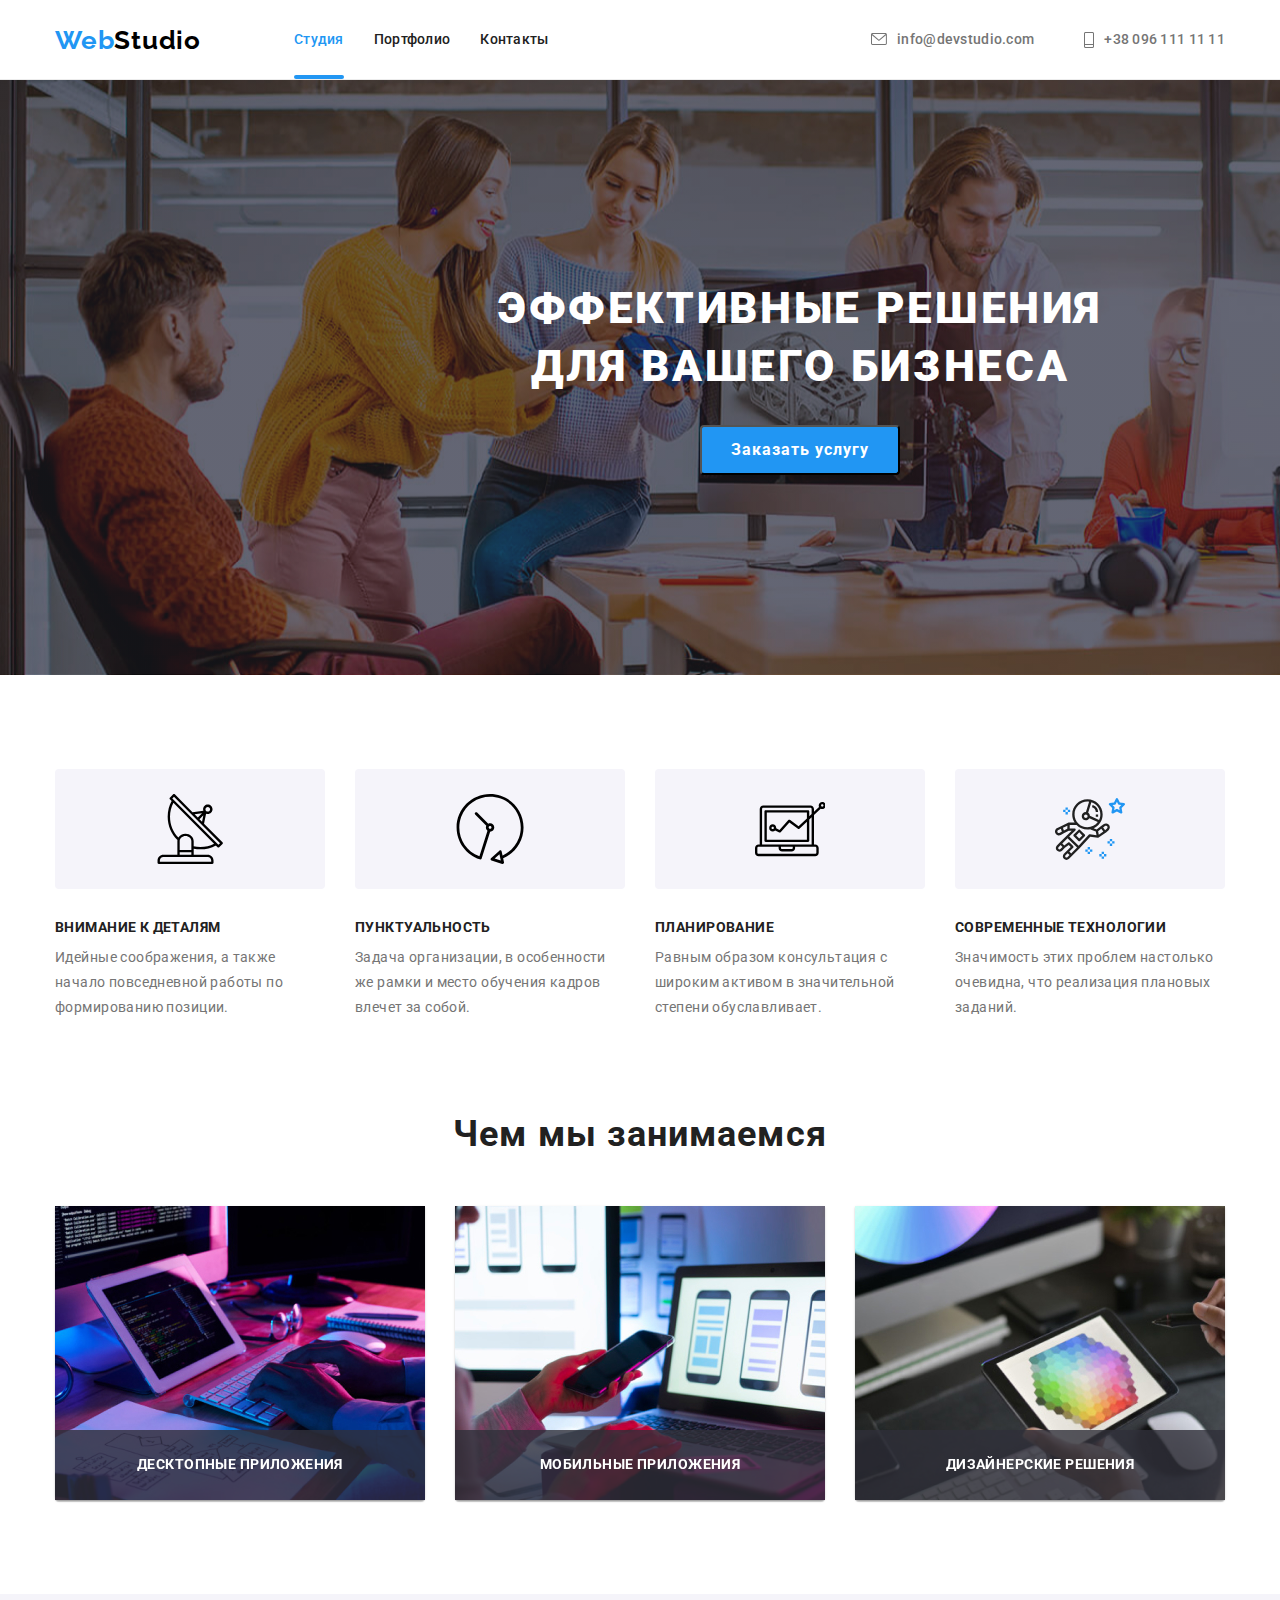
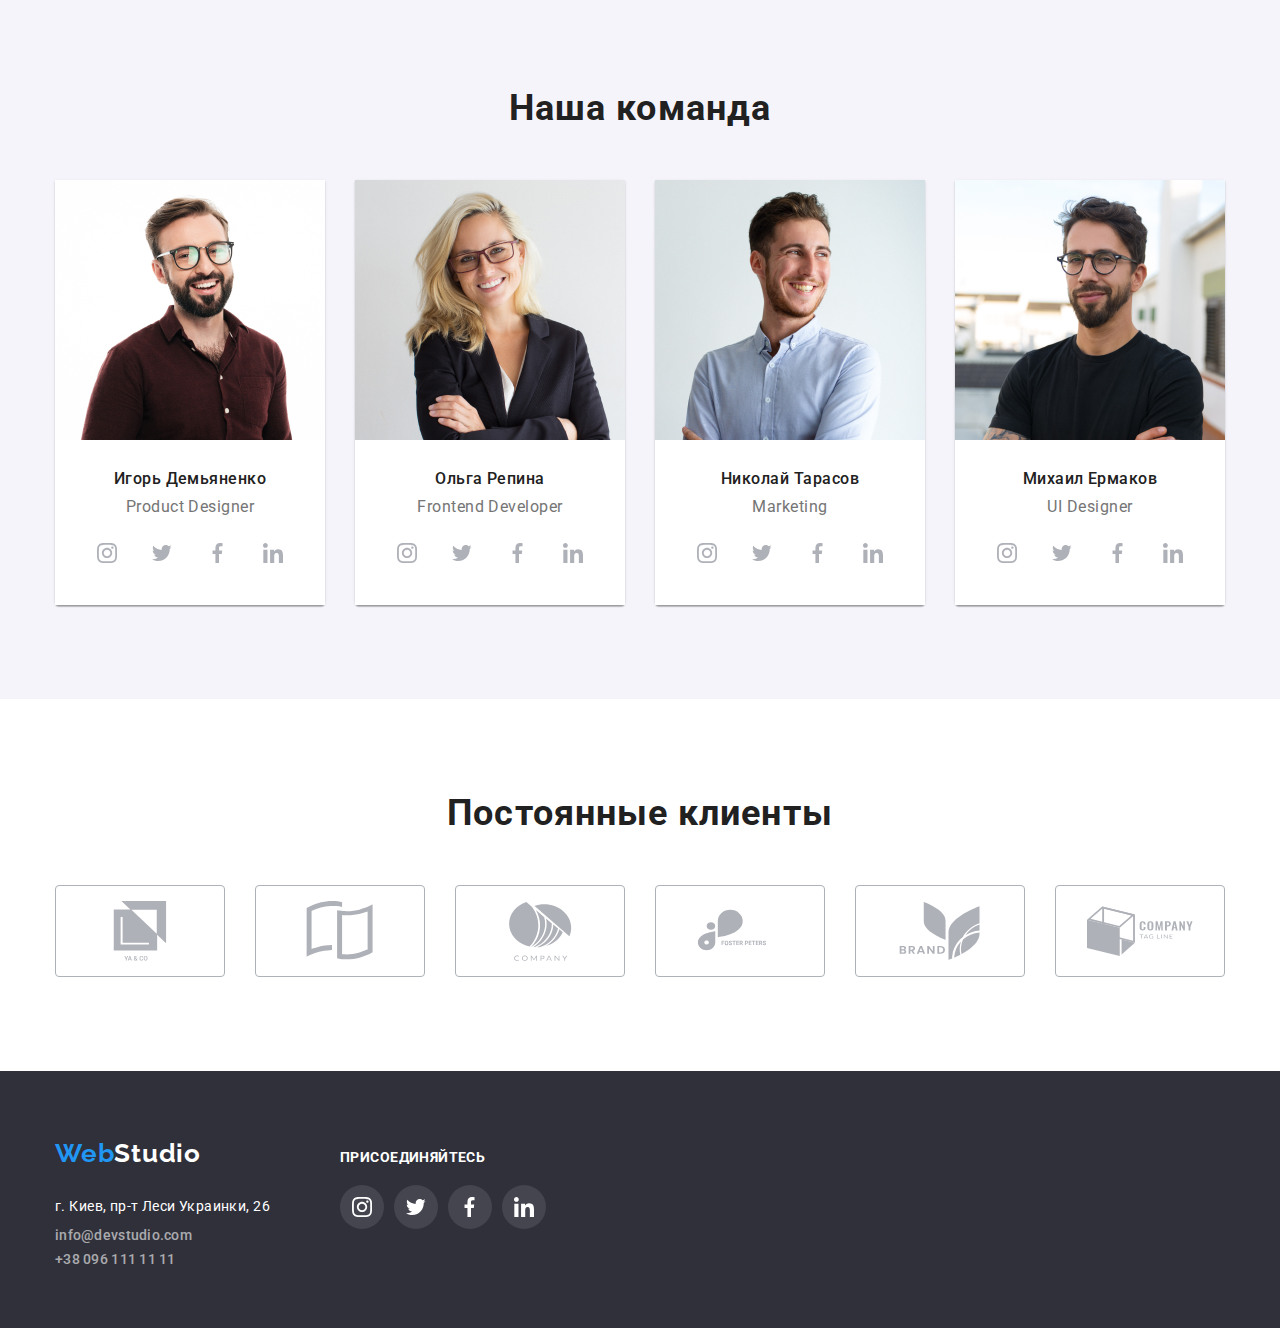
<file: index.html>
<!DOCTYPE html>
<html lang="en">
<head>
    <meta charset="UTF-8">
    <meta http-equiv="X-UA-Compatible" content="IE=edge">
    <meta name="viewport" content="width=device-width, initial-scale=1.0">
    <title>WebStudio</title>
    <link rel="stylesheet" href="https://cdnjs.cloudflare.com/ajax/libs/modern-normalize/1.1.0/modern-normalize.css">
    <link rel="stylesheet" href="./css/styles.css">
    <link rel="preconnect" href="https://fonts.googleapis.com">
    <link rel="preconnect" href="https://fonts.gstatic.com" crossorigin>
    <link href="https://fonts.googleapis.com/css2?family=Raleway:wght@700&family=Roboto:wght@400;500;700;900&display=swap" rel="stylesheet">
</head>

<body>
    <!--Хедер-->
   <header class="header-section">
       <div class="container main-nav">
        <a href="./index.html" class="web">Web<span class="studia">Studio</span></a>
        <nav class="main-navigate">
            <ul class="header-nav">
                <li class="nav-item">
                    <a href="./index.html" class="navigate current">Студия</a> 
                </li>
                <li class="nav-item">
                    <a href="./portfolio.html" class="navigate">Портфолио</a>
                </li>
                <li class="nav-item">
                    <a href="" class="navigate">Контакты</a>
                </li>
            </ul>
        </nav>
        <ul class="header-contacts">
            <li class="contact-item">
                <a href="mailto:info@devstudio.com" class="contacts">
                    <svg class="contacts-icon" width="16", height="12">
                        <use href="./images/sprite.svg#icon-mail"></use>
                    </svg>
                    info@devstudio.com
                </a>
            </li>
            <li class="contact-item">
                <a href="tel:+380961111111" class="contacts">
                    <svg class="contacts-icon" width="10", height="16">
                        <use href="./images/sprite.svg#icon-phone"></use>
                    </svg>
                    +38 096 111 11 11
                </a>
            </li>
        </ul>
       </div>
       
    </header>
   <main>
       <!--Герой-->
    <section class="hero">
        <div class="container">
            <h1 class="hero-text">Эффективные решения для вашего бизнеса</h1>
            <button type="button" class="hero-button"data-modal-open>Заказать услугу</button>
        </div>
        <div class="backdrop is-hidden" data-modal>
            <div class="modal">
                <svg class="close" data-modal-close>
                    <use href="./images/symbol-defs.svg#icon-close" width="30px" height="30px"></use>
                </svg>
            </div>
        </div>
    </section>
    <!--Описание-->
    <section class="section">
        <div class="container">
            <ul class="description-title">
                <li class="description-item">
                    <div class="tumb">
                        <svg class="pictures">
                            <use href="./images/sprite.svg#icon-anten"></use>
                        </svg>
                    </div>
                    <h3 class="heading">Внимание к деталям</h3>
                    <p class="paragrafh">Идейные соображения, а также начало повседневной работы по формированию позиции.</p>
                </li>
                <li class="description-item">
                    <div class="tumb">
                        <svg class="pictures">
                            <use href="./images/sprite.svg#icon-timer"></use>
                        </svg>
                    </div>
                    <h3 class="heading">Пунктуальность</h3>
                    <p class="paragrafh">Задача организации, в особенности же рамки и место обучения кадров влечет за собой.</p>
                </li>
                <li class="description-item">
                    <div class="tumb">
                        <svg class="pictures">
                            <use href="./images/sprite.svg#icon-statistic"></use>
                        </svg>
                    </div>
                    <h3 class="heading">Планирование</h3>
                    <p class="paragrafh">Равным образом консультация с широким активом в значительной степени обуславливает.</p>
                </li>
                <li class="description-item">
                    <div class="tumb">
                        <svg class="pictures">
                            <use href="./images/sprite.svg#icon-cosmo"></use>
                        </svg>
                    </div>
                    <h3 class="heading">Современные технологии</h3>
                    <p class="paragrafh">Значимость этих проблем настолько очевидна, что реализация плановых заданий.</p>
                </li>
            </ul>
        </div>
        
    </section>
    <!--Чем занимаемся-->
    <section class="section work-section">
        <div class="container">
            <h2 class="work-heading">Чем мы занимаемся</h2>
            <ul class="work-title">
                <li class="work-item">
                    <img src="./images/img1.jpg" alt="Диаграммы" width="370" height="294">
                    <div class="description-section">
                        <p class="work-description">Десктопные приложения</p>
                    </div>
                    
                </li>
                <li class="work-item">
                    <img src="./images/img2.jpg" alt="Приложения" width="370" height="294">
                    <div class="description-section">
                        <p class="work-description">Мобильные приложения</p>
                    </div>
                    
                </li>
                <li class="work-item">
                    <img src="./images/img3.jpg" alt="Графика" width="370" height="294">
                    <div class="description-section">
                        <p class="work-description">Дизайнерские решения</p>
                    </div>
                    
                </li>
            </ul>
        </div>
        
    </section>
    <!--Наша команда-->
    <section class="section team-section">
        <div class="container">
            <h2 class="work-heading">Наша команда</h2>
            <ul class="team-title">
                <li class="work-item">
                    <img src="./images/command1.jpg" alt="Игорь Демьяненко" width="270" height="260">
                    <div class="team">
                        <h3 class="participants">Игорь Демьяненко</h3>
                        <p class="team-paragraph">Product Designer</p>
                        <ul class="social-title">
                            <li>
                                <a href="" class="social-list">
                                    <svg class="social-logo">
                                        <use href="./images/sprite.svg#icon-instagram"></use>
                                    </svg>
                                </a>
                            </li>
                            <li>
                                <a href="" class="social-list">
                                    <svg class="social-logo">
                                        <use href="./images/sprite.svg#icon-twitter"></use>
                                    </svg>
                                </a>
                            </li>
                            <li>
                                <a href="" class="social-list">
                                    <svg class="social-logo">
                                        <use href="./images/sprite.svg#icon-facebook"></use>
                                    </svg>
                                </a>
                            </li>
                            <li>
                                <a href="" class="social-list">
                                    <svg class="social-logo">
                                        <use href="./images/sprite.svg#icon-linkedin"></use>
                                    </svg>
                                </a>
                            </li>
                        </ul>
                    </div>
                   
                </li>
                <li class="work-item">
                    <img src="./images/command2.jpg" alt="Ольга Репина" width="270" height="260">
                    <div class="team">
                        <h3 class="participants">Ольга Репина</h3>
                        <p class="team-paragraph">Frontend Developer</p>
                        <ul class="social-title">
                            <li>
                                <a href="" class="social-list">
                                    <svg class="social-logo">
                                        <use href="./images/sprite.svg#icon-instagram"></use>
                                    </svg>
                                </a>
                            </li>
                            <li>
                                <a href="" class="social-list">
                                    <svg class="social-logo">
                                        <use href="./images/sprite.svg#icon-twitter"></use>
                                    </svg>
                                </a>
                            </li>
                            <li>
                                <a href="" class="social-list">
                                    <svg class="social-logo">
                                        <use href="./images/sprite.svg#icon-facebook"></use>
                                    </svg>
                                </a>
                            </li>
                            <li>
                                <a href="" class="social-list">
                                    <svg class="social-logo">
                                        <use href="./images/sprite.svg#icon-linkedin"></use>
                                    </svg>
                                </a>
                            </li>
                        </ul>
                    </div>
                </li>
                <li class="work-item">
                    <img src="./images/command3.jpg" alt="Николай Тарасов" width="270" height="260">
                    <div class="team">
                        <h3 class="participants">Николай Тарасов</h3>
                        <p class="team-paragraph">Marketing</p>
                        <ul class="social-title">
                            <li>
                                <a href="" class="social-list">
                                    <svg class="social-logo">
                                        <use href="./images/sprite.svg#icon-instagram"></use>
                                    </svg>
                                </a>
                            </li>
                            <li>
                                <a href="" class="social-list">
                                    <svg class="social-logo">
                                        <use href="./images/sprite.svg#icon-twitter"></use>
                                    </svg>
                                </a>
                            </li>
                            <li>
                                <a href="" class="social-list">
                                    <svg class="social-logo">
                                        <use href="./images/sprite.svg#icon-facebook"></use>
                                    </svg>
                                </a>
                            </li>
                            <li>
                                <a href="" class="social-list">
                                    <svg class="social-logo">
                                        <use href="./images/sprite.svg#icon-linkedin"></use>
                                    </svg>
                                </a>
                            </li>
                        </ul>
                    </div>
                </li>
                <li class="work-item">
                    <img src="./images/command4.jpg" alt="Михаил Ермаков" width="270" height="260">
                    <div class="team">
                        <h3 class="participants">Михаил Ермаков</h3>
                        <p class="team-paragraph">UI Designer</p>
                        <ul class="social-title">
                            <li>
                                <a href="" class="social-list">
                                    <svg class="social-logo">
                                        <use href="./images/sprite.svg#icon-instagram"></use>
                                    </svg>
                                </a>
                            </li>
                            <li>
                                <a href="" class="social-list">
                                    <svg class="social-logo">
                                        <use href="./images/sprite.svg#icon-twitter"></use>
                                    </svg>
                                </a>
                            </li>
                            <li>
                                <a href="" class="social-list">
                                    <svg class="social-logo">
                                        <use href="./images/sprite.svg#icon-facebook"></use>
                                    </svg>
                                </a>
                            </li>
                            <li>
                                <a href="" class="social-list">
                                    <svg class="social-logo">
                                        <use href="./images/sprite.svg#icon-linkedin"></use>
                                    </svg>
                                </a>
                            </li>
                        </ul>
                    </div>
                </li>
            </ul>
        </div>
        
    </section>
    <!--Клиенты-->
    <section class="client-section">
        <div class="container">
            <h2 class="work-heading">Постоянные клиенты</h2>
            <ul class="client-title">
                <li class="client-item">
                    <a href="" class="client-link">
                        <svg class="client-logo">
                            <use href="./images/sprite.svg#icon-client1"></use>
                        </svg>
                    </a>
                </li>
                <li class="client-item">
                    <a href="" class="client-link">
                        <svg class="client-logo">
                            <use href="./images/sprite.svg#icon-client2"></use>
                        </svg>
                    </a>
                </li>
                <li class="client-item">
                    <a href="" class="client-link">
                        <svg class="client-logo">
                            <use href="./images/sprite.svg#icon-client3"></use>
                        </svg>
                    </a>
                </li>
                <li class="client-item">
                    <a href="" class="client-link">
                        <svg class="client-logo">
                            <use href="./images/sprite.svg#icon-client4"></use>
                        </svg>
                    </a>
                </li>
                <li class="client-item">
                    <a href="" class="client-link">
                        <svg class="client-logo">
                            <use href="./images/sprite.svg#icon-client5"></use>
                        </svg>
                    </a>
                </li>
                <li class="client-item">
                    <a href="" class="client-link">
                        <svg class="client-logo">
                            <use href="./images/sprite.svg#icon-client6"></use>
                        </svg>
                    </a>
                </li>
            </ul>
        </div>

    </section>
   </main>
   <!--Футер-->
   <footer class="footer-section">
       <div class="container footer">
           <div>
            <a href="./index.html" class="web">Web<span class="studio">Studio</span></a>
            <address class="adress-footer">
                <p class="adress">г. Киев, пр-т Леси Украинки, 26</p> 
                <ul>
                    <li class="adress-item">
                        <a href="mailto:info@devstudio.com" class="contacts color">info@devstudio.com</a>
                    </li>
                    <li class="adress-item">
                        <a href="tel:+380961111111" class="contacts color">+38 096 111 11 11</a>
                    </li>
                </ul>
            </address>
           </div>
            
            <div class="social-footer">
                <p class="soc-title">присоединяйтесь</p>
                    <ul class="soc-logo">
                        <li class="soc-list">
                            <a href="" class="social-list">
                                <svg class="social-logo" style="fill: white;">
                                    <use href="./images/sprite.svg#icon-instagram"></use>
                                </svg>
                            </a>
                        </li>
                        <li class="soc-list">
                            <a href="" class="social-list">
                                <svg class="social-logo" style="fill: white;">
                                    <use href="./images/sprite.svg#icon-twitter"></use>
                                </svg>
                            </a>
                        </li>
                        <li class="soc-list">
                            <a href="" class="social-list">
                                <svg class="social-logo" style="fill: white;">
                                    <use href="./images/sprite.svg#icon-facebook"></use>
                                </svg>
                            </a>
                        </li>
                        <li class="soc-list">
                            <a href="" class="social-list">
                                <svg class="social-logo" style="fill: white;">
                                    <use href="./images/sprite.svg#icon-linkedin"></use>
                                </svg>
                            </a>
                        </li>
                    </ul>
            </div>
            <!-- <form action="">
                <p class="form-text">Подпишитесь на рассылку</p>
                <input type="text">
                <label for=""></label>
                <button type="submit" class="form-button">Подписаться</button>
                <svg>
                    <use href="./images/symbol-defs.svg#"></use>
                </svg>
            </form> -->
       </div>
       
    </footer>
    <script src="./js/modal.js"></script>
</body> 
</html>
</file>
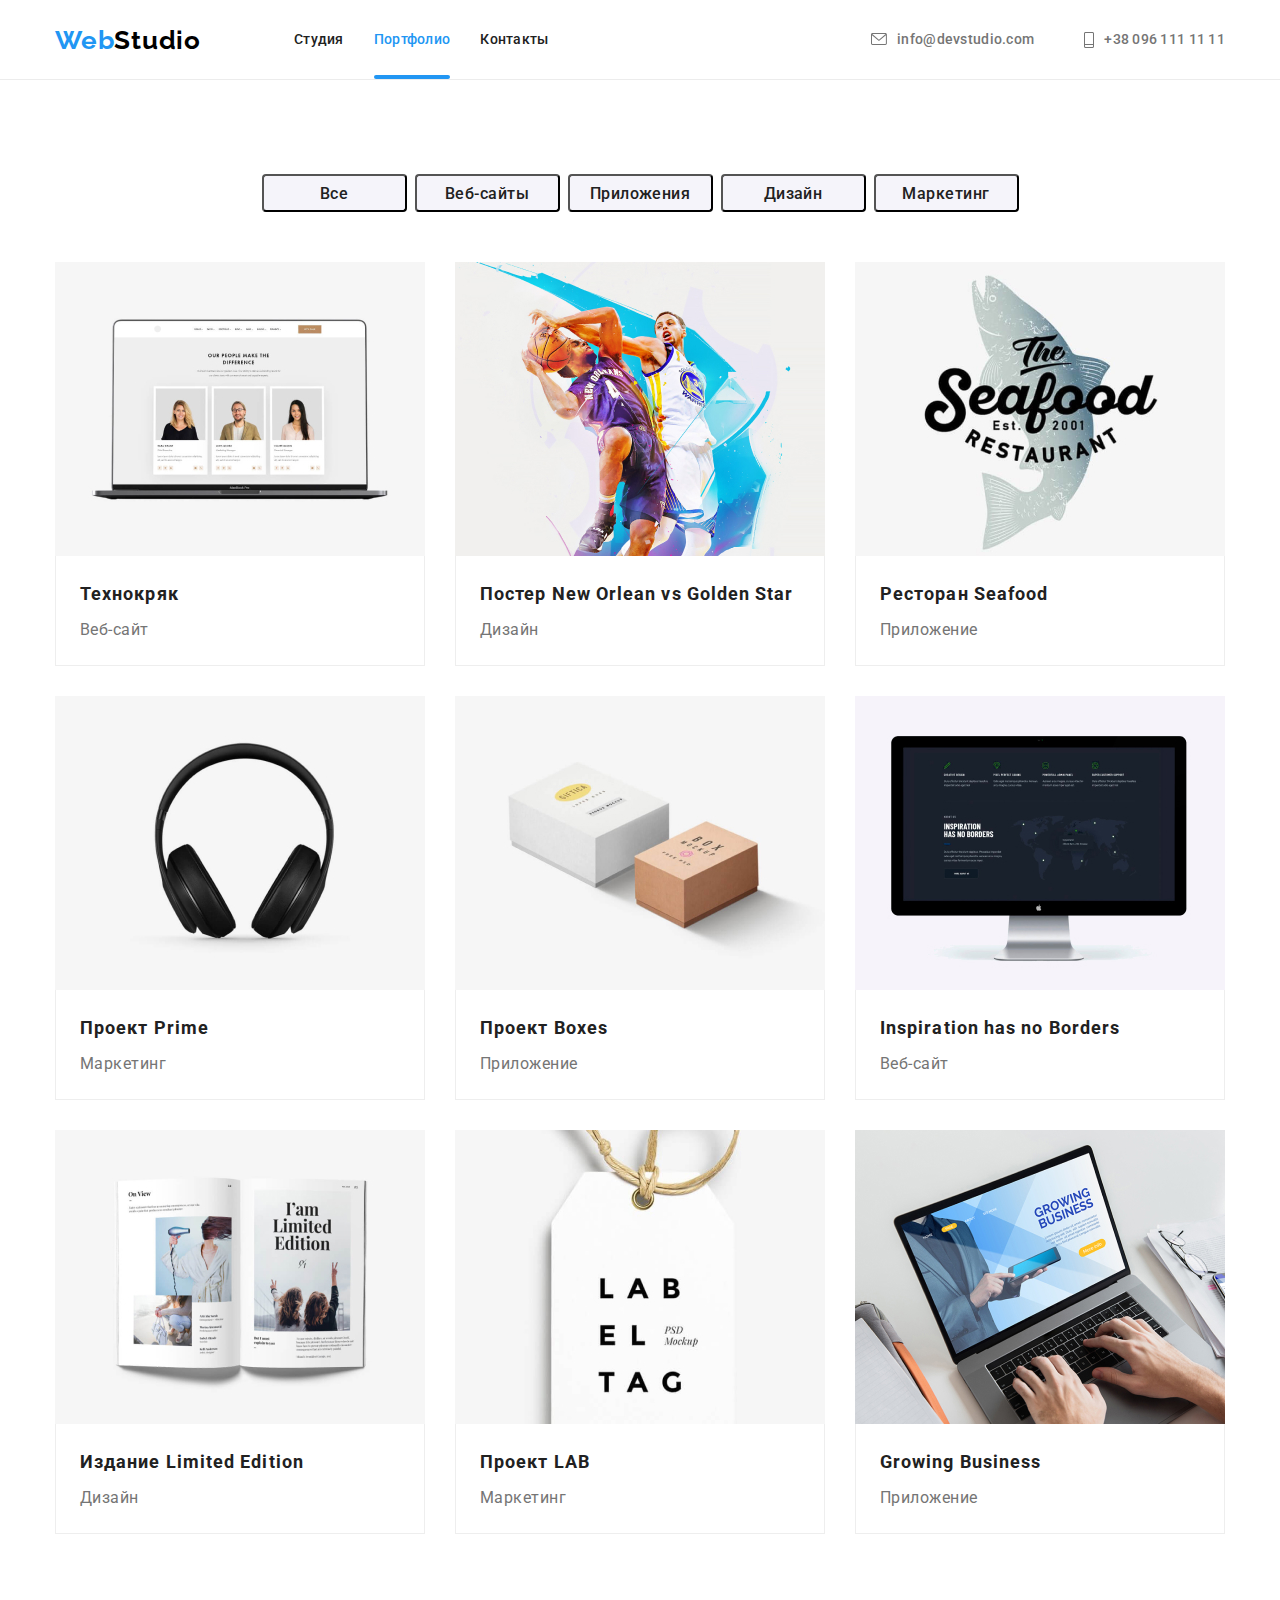
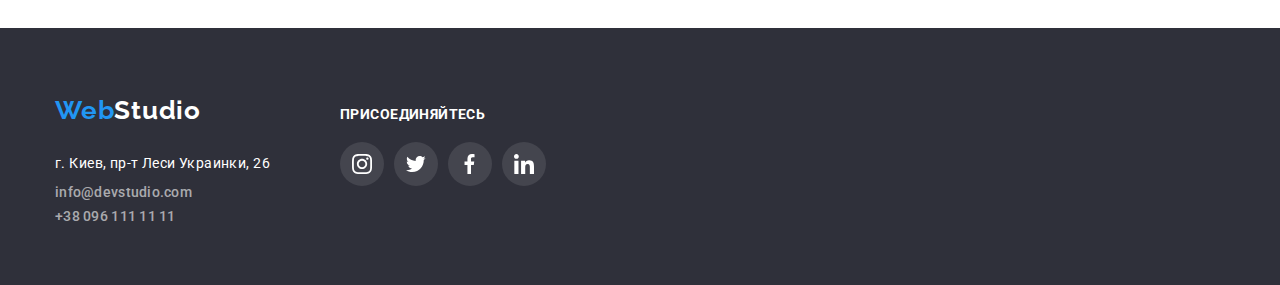
<file: portfolio.html>
<!DOCTYPE html>
<html lang="en">
<head>
    <meta charset="UTF-8">
    <meta http-equiv="X-UA-Compatible" content="IE=edge">
    <meta name="viewport" content="width=device-width, initial-scale=1.0">
    <title>Portfolio</title>
    <link rel="stylesheet" href="https://cdnjs.cloudflare.com/ajax/libs/modern-normalize/1.1.0/modern-normalize.css">
    <link rel="stylesheet" href="./css/styles.css">
    <link rel="preconnect" href="https://fonts.googleapis.com">
    <link rel="preconnect" href="https://fonts.gstatic.com" crossorigin>
    <link href="https://fonts.googleapis.com/css2?family=Raleway:wght@700&family=Roboto:wght@400;500;700;900&display=swap" rel="stylesheet">
</head>

<body>
    <header class="header-section">
        <div class="container main-nav">
         <a href="./index.html" class="web">Web<span class="studia">Studio</span></a>
         <nav class="main-navigate">
             <ul class="header-nav">
                 <li class="nav-item">
                     <a href="./index.html" class="navigate">Студия</a> 
                 </li>
                 <li class="nav-item">
                     <a href="./portfolio.html" class="navigate current">Портфолио</a>
                 </li>
                 <li class="nav-item">
                     <a href="" class="navigate">Контакты</a>
                 </li>
             </ul>
         </nav>
         <ul class="header-contacts">
            <li class="contact-item">
                <a href="mailto:info@devstudio.com" class="contacts">
                    <svg class="contacts-icon" width="16", height="12">
                        <use href="./images/sprite.svg#icon-mail"></use>
                    </svg>
                    info@devstudio.com
                </a>
            </li>
            <li class="contact-item">
                <a href="tel:+380961111111" class="contacts">
                    <svg class="contacts-icon" width="10", height="16">
                        <use href="./images/sprite.svg#icon-phone"></use>
                    </svg>
                    +38 096 111 11 11
                </a>
            </li>
        </ul>
       </div>
       
    </header>
<main>
    <section class="section portfoio-filter">
        <div class="container">
            <ul class="portfolio-title">
                <li class="portfolio-item"><button type="button" class="portfolio-button">Все</button></li>
                <li class="portfolio-item"><button type="button" class="portfolio-button">Веб-сайты</button></li>
                <li class="portfolio-item"><button type="button" class="portfolio-button">Приложения</button></li>
                <li class="portfolio-item"><button type="button" class="portfolio-button">Дизайн</button></li>
                <li class="portfolio-item"><button type="button" class="portfolio-button">Маркетинг</button></li>
            </ul>
            <ul class="poster">
                <li class="poster-item">
                    <a href="" class="poster-shadow">
                        <div class="poster-image">
                            <img src="./images/port1.jpg" alt="ноутбук" width="370px" height="294px">
                            <div class="over">
                                <p class="over-text">Технокряк это современная площадка распространения коронавируса. Компании используют эту платформу для цифрового шпионажа и атак на защищённые сервера конкурентов.</p>
                            </div>
                        </div>
                        <div class="poster-description">
                            <h2 class="portfolio-heading">Технокряк</h2>
                            <p class="portfolio-paragraph">Веб-сайт</p>
                        </div>
                    </a>
                </li>
                <li class="poster-item">
                    <a href="" class="poster-shadow">
                        <div class="poster-image">
                            <img src="./images/port2.jpg" alt="баскетбол" width="370px" height="294px">
                            <div class="over">
                                <p class="over-text">Технокряк это современная площадка распространения коронавируса. Компании используют эту платформу для цифрового шпионажа и атак на защищённые сервера конкурентов.</p>
                            </div>
                        </div>
                        
                        <div class="poster-description">
                            <h2 class="portfolio-heading">Постер New Orlean vs Golden Star</h2>
                            <p class="portfolio-paragraph">Дизайн</p>
                        </div>
                    </a>
                </li>
                <li class="poster-item">
                    <a href="" class="poster-shadow">
                        <div class="poster-image">
                        <img src="./images/port3.jpg" alt="рыба" width="370px" height="294px">
                            <div class="over">
                                <p class="over-text">Технокряк это современная площадка распространения коронавируса. Компании используют эту платформу для цифрового шпионажа и атак на защищённые сервера конкурентов.</p>
                            </div>
                        </div>
                        <div class="poster-description">
                            <h2 class="portfolio-heading">Ресторан Seafood</h2>
                            <p class="portfolio-paragraph">Приложение</p>
                        </div>
                    </a>    
                </li>
                <li class="poster-item">
                    <a href="" class="poster-shadow">
                        <div class="poster-image">
                            <img src="./images/port4.jpg" alt="наушники" width="370px" height="294px">
                            <div class="over">
                                <p class="over-text">Технокряк это современная площадка распространения коронавируса. Компании используют эту платформу для цифрового шпионажа и атак на защищённые сервера конкурентов.</p>
                            </div>
                        </div>
                        <div class="poster-description">
                            <h2 class="portfolio-heading">Проект Prime</h2>
                            <p class="portfolio-paragraph">Маркетинг</p>
                        </div>
                    </a>
                </li>
                <li class="poster-item">
                    <a href="" class="poster-shadow">
                        <div class="poster-image">
                            <img src="./images/port5.jpg" alt="коробка" width="370px" height="294px">
                            <div class="over">
                                <p class="over-text">Технокряк это современная площадка распространения коронавируса. Компании используют эту платформу для цифрового шпионажа и атак на защищённые сервера конкурентов.</p>
                            </div>
                        </div>
                        <div class="poster-description">
                            <h2 class="portfolio-heading">Проект Boxes</h2>
                            <p class="portfolio-paragraph">Приложение</p>
                        </div>
                    </a>
                </li>
                <li class="poster-item">
                    <a href="" class="poster-shadow">
                        <div class="poster-image">
                            <img src="./images/port6.jpg" alt="монитор" width="370px" height="294px">
                            <div class="over">
                                <p class="over-text">Технокряк это современная площадка распространения коронавируса. Компании используют эту платформу для цифрового шпионажа и атак на защищённые сервера конкурентов.</p>
                            </div>
                        </div>
                        <div class="poster-description">
                            <h2 class="portfolio-heading">Inspiration has no Borders</h2>
                            <p class="portfolio-paragraph">Веб-сайт</p>
                        </div>
                    </a>
                </li>
                <li class="poster-item">
                    <a href="" class="poster-shadow">
                        <div class="poster-image">
                            <img src="./images/port7.jpg" alt="книга" width="370px" height="294px">
                            <div class="over">
                                <p class="over-text">Технокряк это современная площадка распространения коронавируса. Компании используют эту платформу для цифрового шпионажа и атак на защищённые сервера конкурентов.</p>
                            </div>
                        </div>
                        <div class="poster-description">
                            <h2 class="portfolio-heading">Издание Limited Edition</h2>
                            <p class="portfolio-paragraph">Дизайн</p>
                        </div>
                    </a>  
                </li>
                <li class="poster-item">
                    <a href="" class="poster-shadow">
                        <div class="poster-image">
                            <img src="./images/port8.jpg" alt="этикетка" width="370px" height="294px">
                            <div class="over">
                                <p class="over-text">Технокряк это современная площадка распространения коронавируса. Компании используют эту платформу для цифрового шпионажа и атак на защищённые сервера конкурентов.</p>
                            </div>
                        </div>
                        <div class="poster-description">
                            <h2 class="portfolio-heading">Проект LAB</h2>
                            <p class="portfolio-paragraph">Маркетинг</p>
                        </div>     
                    </a>   
                </li>
                <li class="poster-item">
                    <a href="" class="poster-shadow">
                        <div class="poster-image">
                            <img src="./images/port9.jpg" alt="набор текста" width="370px" height="294px">
                            <div class="over">
                                <p class="over-text">Технокряк это современная площадка распространения коронавируса. Компании используют эту платформу для цифрового шпионажа и атак на защищённые сервера конкурентов.</p>
                            </div>
                        </div>
                        <div class="poster-description">
                            <h2 class="portfolio-heading">Growing Business</h2>
                            <p class="portfolio-paragraph">Приложение</p>
                        </div>
                    </a>  
                </li>
            </ul>
        </div>
        
    </section>
</main>
<!--Футер-->
<footer class="footer-section">
    <div class="container footer">
        <div>
         <a href="./index.html" class="web">Web<span class="studio">Studio</span></a>
         <address class="adress-footer">
             <p class="adress">г. Киев, пр-т Леси Украинки, 26</p> 
             <ul>
                 <li class="adress-item">
                     <a href="mailto:info@devstudio.com" class="contacts color">info@devstudio.com</a>
                 </li>
                 <li class="adress-item">
                     <a href="tel:+380961111111" class="contacts color">+38 096 111 11 11</a>
                 </li>
             </ul>
         </address>
        </div>
         
        <div class="social-footer">
            <p class="soc-title">присоединяйтесь</p>
                <ul class="soc-logo">
                    <li class="soc-list">
                        <a href="" class="social-list">
                            <svg class="social-logo" style="fill: white;">
                                <use href="./images/sprite.svg#icon-instagram"></use>
                            </svg>
                        </a>
                    </li>
                    <li class="soc-list">
                        <a href="" class="social-list">
                            <svg class="social-logo" style="fill: white;">
                                <use href="./images/sprite.svg#icon-twitter"></use>
                            </svg>
                        </a>
                    </li>
                    <li class="soc-list">
                        <a href="" class="social-list">
                            <svg class="social-logo" style="fill: white;">
                                <use href="./images/sprite.svg#icon-facebook"></use>
                            </svg>
                        </a>
                    </li>
                    <li class="soc-list">
                        <a href="" class="social-list">
                            <svg class="social-logo" style="fill: white;">
                                <use href="./images/sprite.svg#icon-linkedin"></use>
                            </svg>
                        </a>
                    </li>
                </ul>
        </div>
   </div>
   
</footer>
</body>
</html>
</file>
<file: css/styles.css>
:root{
--pimary-text-color: #212121;
--secondary-text-color:#757575;
--white-color: #FFFFFF;
--background-color:#2196F3;
--background2-color: #2F303A;
--background3-color:#F5F4FA;
}
body{

font-family: 'Roboto', sans-serif;
}
ul{

list-style: none;
padding: 0;
margin: 0;
}
li{
list-style-type: none;  
}
a{text-decoration: none;
font-style: normal;
}
p{
    margin: 0;
}
h2{margin: 0;}
h3{margin: 0;}
img{
    display: block;
    width: 100%;
    height: auto;
}

/* Хедер */
.header-section{
    
    border-bottom: 1px;
    border-bottom-style: solid;
    border-bottom-color: #ECECEC;
}
.main-nav{
    align-items: center;
    display: flex;
    
    
}
.nav-item:not(:last-child){
    margin-right: 30px;
}
.header-nav{
    display: flex;
}
.header-contacts{
    margin-left: auto;
    display: flex;
}
.contact-item:not(:last-child){
    margin-right: 50px;
}

.web{
font-family: Raleway;
font-weight: bold;
font-size: 26px;
line-height: 1.7;
letter-spacing: 0.03em;
color: var(--background-color);
}
.studia{
    color: black;
}

.navigate:focus, .navigate:hover{
color: var(--background-color);
}

.main-navigate{
    margin-left: 93px;
}
.navigate{
    transition: color 250ms 
    cubic-bezier(0.4, 0, 0.2, 1);
display: block;
padding-top: 32px;
padding-bottom: 32px;
font-weight: 500;
font-size: 14px;
line-height: 1.1;
letter-spacing: 0.02em;
color: var(--pimary-text-color);
}
.nav-item{
    position: relative;
}
.current::after{
content: '';
position: absolute;
width: 100%;
height: 4px;
left: 0px;
bottom: 0px;
background: #2196F3;
border-radius: 2px;
}
.current {
    color: #2196F3;
}
.contacts:focus, .contacts:hover{
color: var(--background-color);
}
.contacts{
    transition: color 250ms 
    cubic-bezier(0.4, 0, 0.2, 1);
font-weight: 500;
font-size: 14px;
line-height: 1.1;
letter-spacing: 0.02em;
color: var(--secondary-text-color);
display: flex;
align-items: center;
}
.contacts-icon {
margin-right: 10px;
fill: currentColor;
}
/* Hero */


.hero{
    position: relative;
width: 1600px;
text-align: center;
margin: 0 auto;
padding-top: 200px;
padding-bottom: 200px;
background-image: linear-gradient(to right, 
rgba(47, 48, 58, 0.4), 
rgba(47, 48, 58, 0.4) ), 
url(../images/overlay.jpg);
background-repeat: no-repeat;
background-position: center;
background-size: cover;
}

.hero-text{

margin: auto;
max-width: 696px;
font-weight: 900;
font-size: 44px;
line-height: 1.3;
text-align: center;
letter-spacing: 0.06em;
text-transform: uppercase;
color: var(--white-color);
}
.hero-button:focus, .hero-button:hover{
    background: #188CE8;
}
.hero-button{
margin-top: 30px;
cursor: pointer;
font-family: Roboto;
font-weight: bold;
font-size: 16px;
letter-spacing: 0.06em;
width: 200px;
height: 50px;
color: var(--white-color);
background: var(--background-color);
box-shadow: 0px 4px 4px rgba(0, 0, 0, 0.15);
border-radius: 4px;
}
.is-hidden {
opacity: 0;
pointer-events: none;
}
.backdrop{
transition: opacity 250ms cubic-bezier(0.4, 0, 0.2, 1);
position: fixed;
width: 100%;
height: 100%;
left: 0px;
top: 0px;
background: rgba(0, 0, 0, 0.2);
}
.modal{
position: absolute;
min-width: 528px;
min-height: 581px;
left: 50%;
top: 50%;
transform: translate(-50%, -50%);
background: var(--white-color);
box-shadow: 0px 1px 3px rgb(0 0 0 / 12%), 0px 1px 1px rgb(0 0 0 / 14%), 0px 2px 1px rgb(0 0 0 / 20%);
border-radius: 4px;
}

.close{
position: absolute;
top: 8px;
right: 8px;
width: 30px;
height: 30px
}

/* Описание */
.container{
    width: 1200px;
    margin-left: auto;
    margin-right: auto;
    padding-left: 15px;
    padding-right: 15px;
    }
.section{
    
    padding-top: 94px;
    padding-bottom: 94px;
}
.description{
width: 1600px;
}
.description-title{
    display: flex;
}
.description-item:not(:last-child){
    margin-right: 30px;
}
.tumb{
    display: flex;
    justify-content: center;
    align-items: center;
width: 270px;
height: 120px;
background: #F5F4FA;
border-radius: 4px;
margin-bottom: 30px;

}
.pictures{
    width: 70px;
    height: 70px;
}
.heading{
font-size: 14px;
letter-spacing: 0.03em;
text-transform: uppercase;
color: var(--pimary-text-color);
}
.paragrafh{
font-size: 14px;
line-height: 1.8;
 letter-spacing: 0.03em;
color: var(--secondary-text-color);
margin-top: 10px;
width: 270px;
}

/* Чем занимаемся */

.work-section{
    padding-top: 0;
}
.work-heading{
margin-bottom: 50px;
font-size: 36px;
line-height: 1.16;
text-align: center;
letter-spacing: 0.03em;
color: var(--pimary-text-color);
}
.work-title{
    display: flex;
}
.work-item:not(:last-child){
    margin-right: 30px;
}
.description-section{
position: absolute;
width: 370px;
height: 70px;
background: rgba(47, 48, 58, 0.8);
bottom: 0;

}

.work-description{
padding: 27px 82px;
font-weight: bold;
font-size: 14px;
line-height: 1.1;
text-align: center;
letter-spacing: 0.03em;
text-transform: uppercase;
color: #FFFFFF;
}

/* Наша Команда */

.team-section{

background:var(--background3-color);
}
.team-title{
    display: flex;
}
.work-item:not(:last-child){
    margin-right: 30px;
}
.work-item{
    position: relative;
    box-shadow: 0px 1px 3px rgba(0, 0, 0, 0.12), 0px 1px 1px rgba(0, 0, 0, 0.14), 0px 2px 1px rgba(0, 0, 0, 0.2);
border-radius: 0px 0px 4px 4px;
}

.team{
    background: var(--white-color);
    padding: 30px;
}

.participants{
font-weight: 500;
font-size: 16px;
line-height: 1.1;
text-align: center;
letter-spacing: 0.03em;
color: var(--pimary-text-color);
}

.team-paragraph{
    margin-top: 10px;
font-size: 16px;
line-height: 1.1;
text-align: center;
letter-spacing: 0.03em;
color: var(--secondary-text-color);
margin-bottom: 16px;
}

.social-list:hover, .social-list:focus{
    fill: white;
    background-color: var(--background-color);
}
.social-list{
    transition: fill 250ms cubic-bezier(0.4, 0, 0.2, 1), background 250ms cubic-bezier(0.4, 0, 0.2, 1);
    cursor: pointer;
    display: flex;
    border: 1px transparent;
    width: 44px;
    height: 44px;
    align-items: center;
    border-radius: 50%;
    justify-content: center;
    fill: #AFB1B8;
    background: rgba(255, 255, 255, 0.1);
    
}
.social-title{
    
    display: flex;
    justify-content: space-between;
   
}
.social-logo{
    
    width: 20px;
    height: 20px;
}

/* Клиенты */
.client-section{
    padding-top: 94px;
    padding-bottom: 94px;
}
.client-title{
    display: flex;
}
.client-item:not(:last-child){
    margin-right: 30px;
}
.client-link:hover, .client-link-item:focus{
    fill: var(--background-color);
    border-color: var(--background-color);
}

.client-link{
    transition: fill 250ms cubic-bezier(0.4, 0, 0.2, 1), border 250ms cubic-bezier(0.4, 0, 0.2, 1);
    fill:#AFB1B8 ;
    display: flex;
    justify-content: center;
    align-items: center;
width: 170px;
height: 92px;
border: 1px solid #AFB1B8;
box-sizing: border-box;
border-radius: 4px;
}
.client-logo{
    color: currentColor;
    width: 106px;
    height: 60px;
}

/* Футер */

.footer-section{
    padding-top: 60px;
    padding-bottom: 60px;
background: var(--background2-color);
}
.footer{
    display: flex;
    align-items: baseline;
    
}
.studio{
color: var(--white-color);
}
.adress-footer{
    margin-top: 20px;
}
.adress{
    
font-style: normal;
font-size: 14px;
line-height: 1.7;
letter-spacing: 0.03em;
color: var(--white-color);
}
.adress-item{
    margin-top: 9px;
}

.color{
    color: rgba(255, 255, 255, 0.6);
}
.social-footer{
    margin-left: 70px;
}
.soc-title{
    font-weight: bold;
    font-size: 14px;
    line-height: 1.1;
    letter-spacing: 0.03em;
    text-transform: uppercase;
    color: #FFFFFF;
    margin-bottom: 20px;
}
.soc-logo{
    display: flex;
}
.soc-list:not(:last-child){
    margin-right: 10px;
}
/* .form-text{
font-style: normal;
font-weight: bold;
font-size: 14px;
line-height: 16px;
letter-spacing: 0.03em;
text-transform: uppercase;
color: var(--white-color);
}
.form-button{
width: 200px;
height: 50px;
background: #2196F3;
box-shadow: 0px 4px 4px rgba(0, 0, 0, 0.15);
border-radius: 4px;
font-style: normal;
font-weight: bold;
font-size: 16px;
line-height: 30px;
display: flex;
align-items: center;
text-align: center;
letter-spacing: 0.06em;
color: var(--white-color);
} */
/* Портфолио */


.portfolio-title{
    display: flex;
    justify-content: center;
    margin-bottom: 50px;
}
.portfolio-item:not(:last-child){
    margin-right: 8px;
}
.portfolio-button:hover, .portfolio-button:focus{
    color: var(--white-color);
    background: var(--background-color);
    box-shadow: 0px 3px 1px 
    rgba(0, 0, 0, 0.1), 
    0px 1px 2px rgba(0, 0, 0, 0.08), 
    0px 2px 2px rgba(0, 0, 0, 0.12);
}
.portfolio-button{
    transition: color 250ms cubic-bezier(0.4, 0, 0.2, 1), box-shadow 250ms cubic-bezier(0.4, 0, 0.2, 1), background 250ms cubic-bezier(0.4, 0, 0.2, 1);
font-family: 'Roboto';
font-style: normal;
font-size: 16px;
line-height: 1.6;
font-weight: 500;
text-align: center;
letter-spacing: 0.03em;
color: var(--pimary-text-color);
cursor: pointer;
width: 145px;
height: 38px;
background: var(--background3-color);
border-radius: 4px;

}
.poster{
    display: flex;
    flex-wrap: wrap;
    margin: -15px;
}

.poster-item{
margin: 15px;
box-sizing: border-box;
}
.poster-shadow{
    display: block;
}
.poster-shadow:hover, .poster-shadow:focus{
    box-shadow: 0px 1px 1px rgba(0, 0, 0, 0.12), 0px 4px 4px rgba(0, 0, 0, 0.06), 
    1px 4px 6px rgba(0, 0, 0, 0.16);
}
.poster-shadow:hover .over, .poster-shadow:focus .over {
    transform: translateY(0);
}
.poster-image{
    position: relative;
    overflow: hidden;
}
.over{
    transition: transform 250ms 
    cubic-bezier(0.4, 0, 0.2, 1);
    position: absolute;
    transform: translateY(100%);
    left: 0;
    top: 0;
    width: 370px;
    height: 294px;
    background: rgba(33, 150, 243, 0.9);

}
.over-text{

font-size: 18px;
line-height: 28px;
letter-spacing: 0.03em;
color: #FFFFFF;
padding: 63px 24px;
}
.poster-description{
    padding: 20px 24px;
    border-left: 1px solid #EEEEEE;
    border-right: 1px solid #EEEEEE;
    border-bottom: 1px solid #EEEEEE;
}
.portfolio-heading{
    font-size: 18px;
    line-height: 2;
    letter-spacing: 0.06em;
    color: var(--pimary-text-color);
}
.portfolio-paragraph{
    margin-top: 4px;
    font-size: 16px;
    line-height: 1.8;
    letter-spacing: 0.03em;
    color: var(--secondary-text-color);
}
</file>
